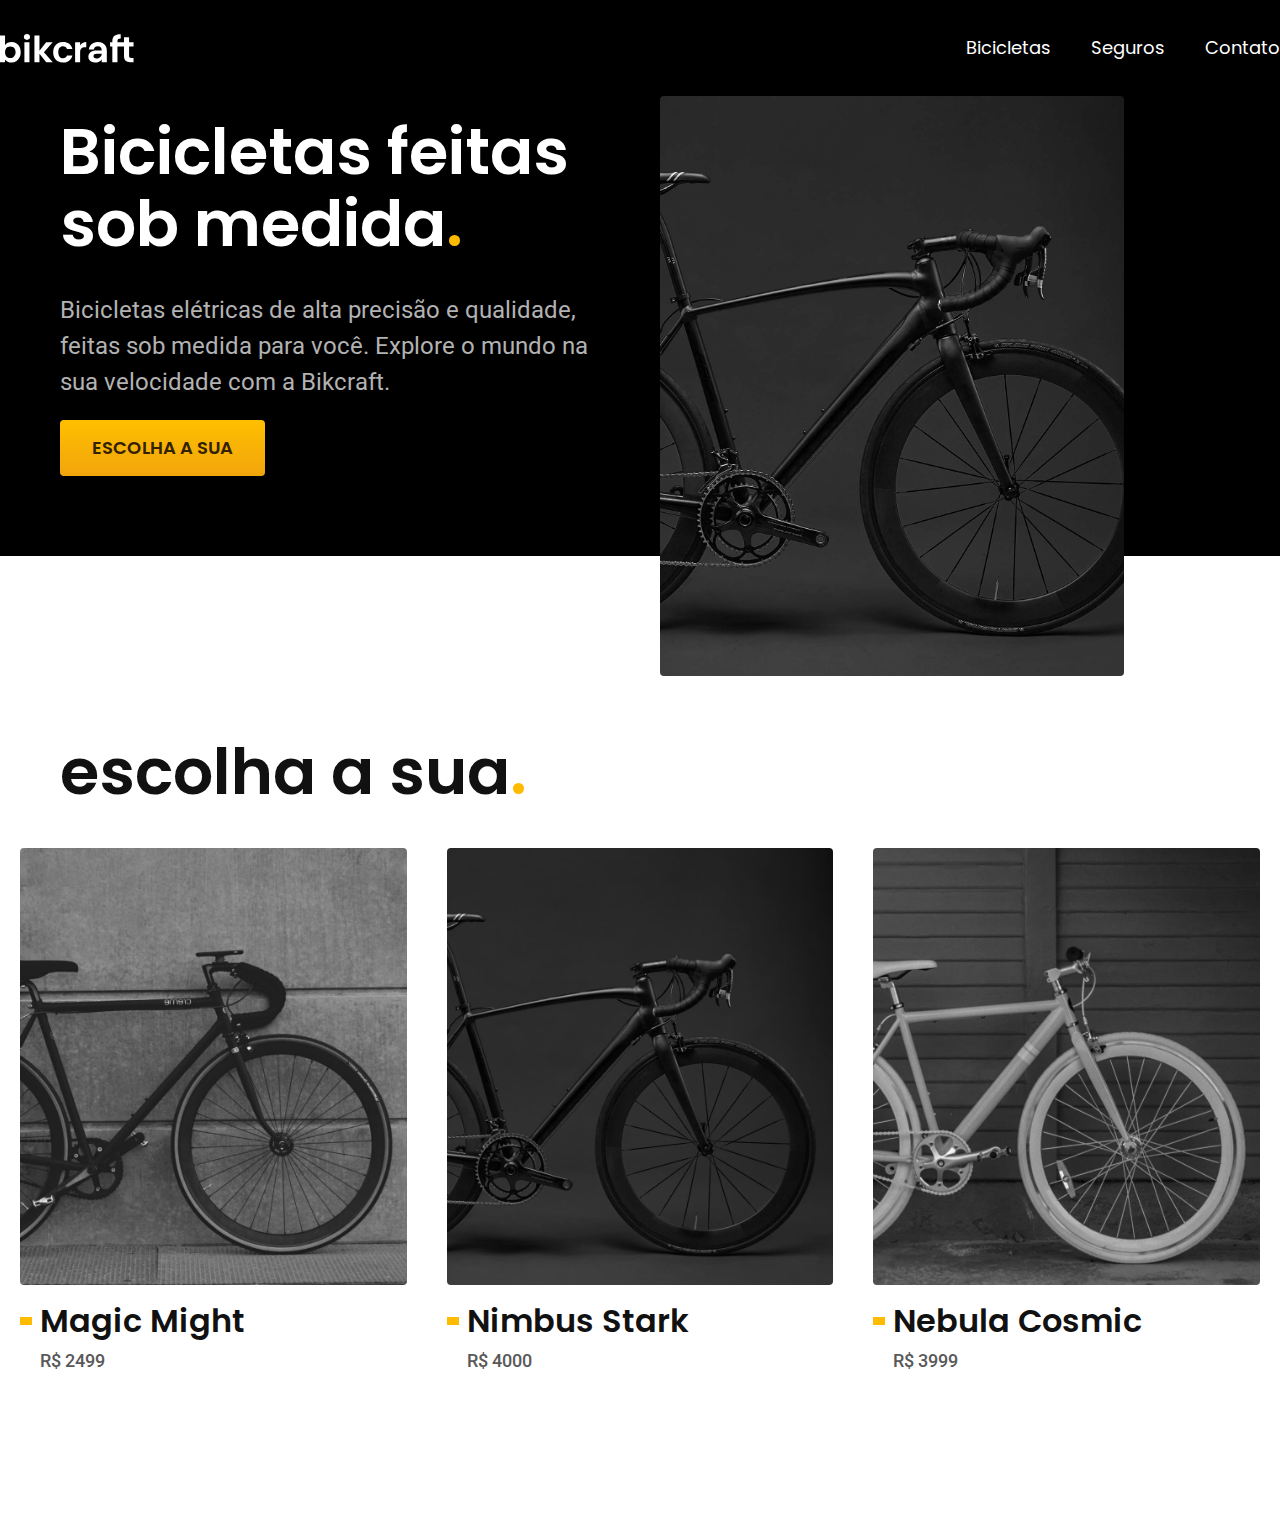
<file: index.html>
<!DOCTYPE html>
<html lang="pt-br">
<head>
  <meta charset="UTF-8">
  <meta name="viewport" content="width=device-width, initial-scale=1.0">
  <meta name="description" content="Bicicletas elétricas de alta precisão e qualidade,  feitas sob medida para o cliente. Explore o mundo na sua velocidade com a Bikcraft.">
  <title>Bikcraft - Bicicletas Elétricas</title>


  <link rel="stylesheet" href="./css/style.css">

<style>
@import url('https://fonts.googleapis.com/css2?family=DM+Sans:ital,opsz,wght@0,9..40,100..1000;1,9..40,100..1000&family=Lato:ital,wght@0,100;0,300;0,400;0,700;0,900;1,100;1,300;1,400;1,700;1,900&family=Poppins:ital,wght@0,100;0,200;0,300;0,400;0,500;0,600;0,700;0,800;0,900;1,100;1,200;1,300;1,400;1,500;1,600;1,700;1,800;1,900&display=swap');
</style>

<style>
@import url('https://fonts.googleapis.com/css2?family=Roboto:ital,wght@0,100..900;1,100..900&display=swap');
</style>
</head>


<body>
<header class="header-bg">
  <div class="header">
  <a href="./"><img src="./img/bikcraft.svg" alt="Bikcraft"></a>

  <nav aria-label="primaria">
    <ul class="header-menu font-1-m cor-0">
      <li><a href="./bicicletas.html">Bicicletas</a></li>
      <li><a href="./seguros.html">Seguros</a></li>
      <li><a href="./contato.html">Contato</a></li>
    </ul>
  </nav>
  </div>
</header>

<main class="introducao-bg">
  <div class="introducao">
    <div class="introducao-conteudo">
    <h1 class="font-1-xxl cor-0">Bicicletas feitas sob medida<span class="cor-p1">.</span></h1>
    <p class="font-2-l cor-5">Bicicletas elétricas de alta precisão e qualidade, feitas sob medida para você. Explore o mundo na sua velocidade com a Bikcraft.</p>
    <a class="botao" href="./bicicletas.html">Escolha a sua</a>
    </div>
    <div>
      <img src="./img/fotos/introducao.jpg" alt="Bicicleta eletrica preta">
    </div>
  </div>
</main>

<article class="bicicletas-lista">
<h2 class="font-1-xxl">escolha a sua<span class="cor-p1">.</span></h2>

<ul>
  <li>
    <a href="./bicicletas/magic.html">
    <img src="./img/bicicletas/magic-home.jpg" alt="Bicicleta preta">
    <h3 class="font-1-xl">Magic Might</h3>
    <span class="font-2-m cor-8">R$ 2499</span>
    </a>
  </li>

    <li>
    <a href="./bicicletas/nimbus.html">
    <img src="./img/bicicletas/nimbus-home.jpg" alt="Bicicleta preta">
    <h3 class="font-1-xl">Nimbus Stark</h3>
    <span class="font-2-m cor-8">R$ 4000</span>
    </a>
  </li>

    <li>
    <a href="./bicicletas/nebula.html">
    <img src="./img/bicicletas/nebula-home.jpg" alt="Bicicleta preta">
    <h3 class="font-1-xl">Nebula Cosmic</h3>
    <span class="font-2-m cor-8">R$ 3999</span>
    </a>
  </li>
</ul>
</article>
</body>
</html>
</file>
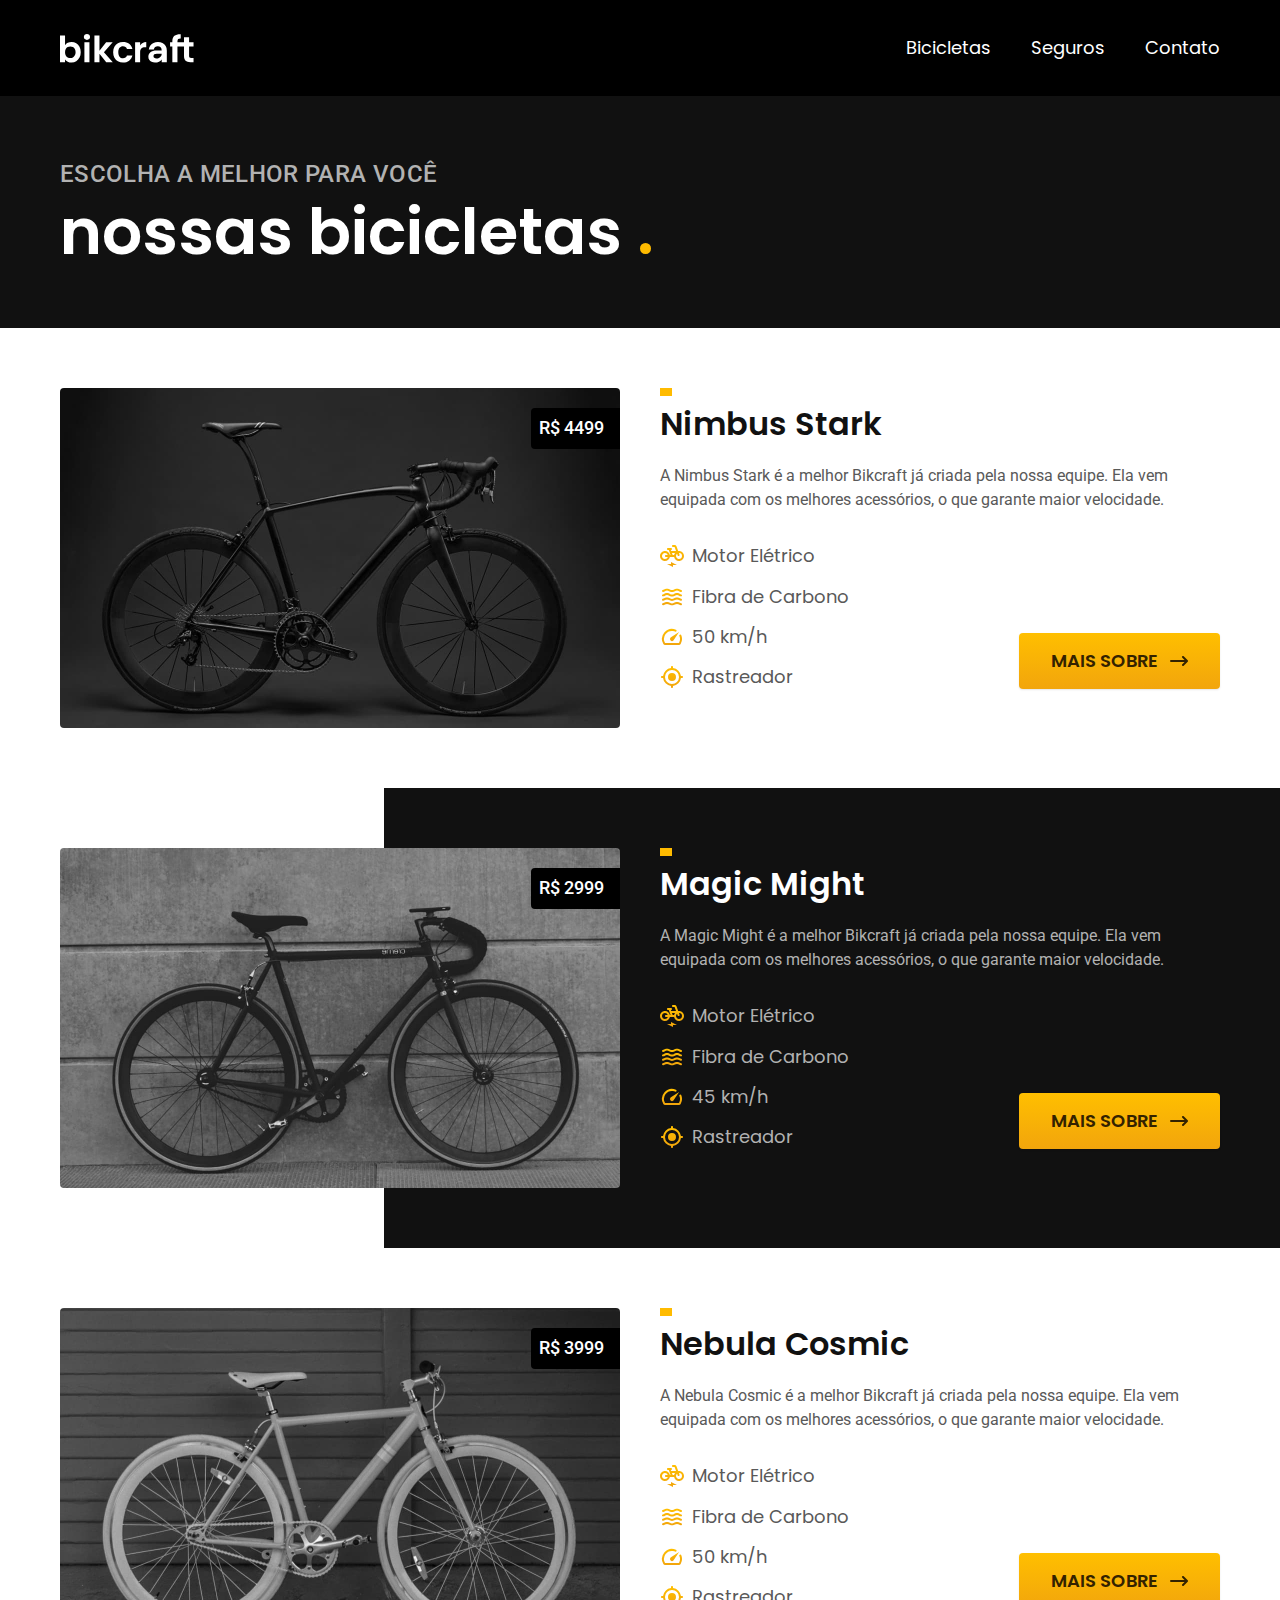
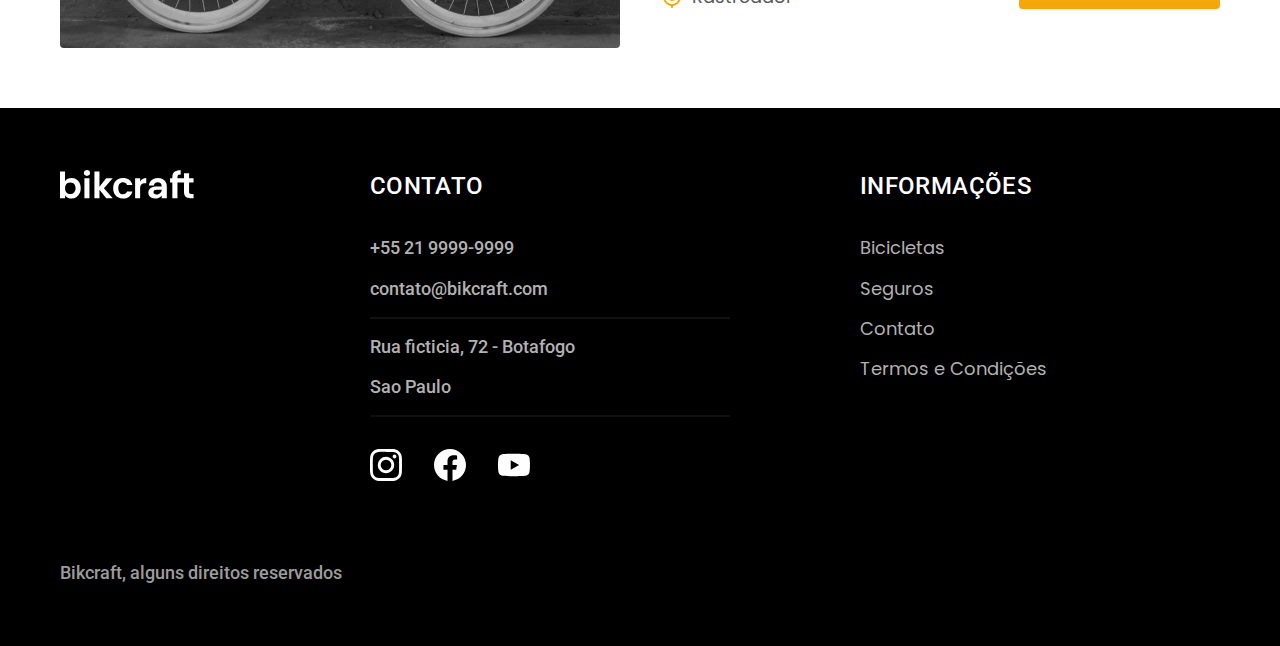
<file: bicicletas.html>
<!DOCTYPE html>
<html lang="pt-br">
<head>
  <meta charset="UTF-8">
  <meta name="viewport" content="width=device-width, initial-scale=1.0">
  <meta name="description" content="Termos e Condições">
  <title>Bicicletas | Bikcraft</title>


  <link rel="stylesheet" href="./css/style.css">

<style>
@import url('https://fonts.googleapis.com/css2?family=DM+Sans:ital,opsz,wght@0,9..40,100..1000;1,9..40,100..1000&family=Lato:ital,wght@0,100;0,300;0,400;0,700;0,900;1,100;1,300;1,400;1,700;1,900&family=Poppins:ital,wght@0,100;0,200;0,300;0,400;0,500;0,600;0,700;0,800;0,900;1,100;1,200;1,300;1,400;1,500;1,600;1,700;1,800;1,900&display=swap');
</style>

<style>
@import url('https://fonts.googleapis.com/css2?family=Roboto:ital,wght@0,100..900;1,100..900&display=swap');
</style>

<style>
@import url('https://fonts.googleapis.com/css2?family=Merriweather:ital,opsz,wght@0,18..144,300..900;1,18..144,300..900&family=Roboto:ital,wght@0,100..900;1,100..900&display=swap');
</style>
</head>


<body id="bicicletas">
<header class="header-bg">
  <div class="header container">
  <a href="./"><img src="./img/bikcraft.svg" alt="Bikcraft"></a>

  <nav aria-label="primaria">
    <ul class="header-menu font-1-m cor-0">
      <li><a href="./bicicletas.html">Bicicletas</a></li>
      <li><a href="./seguros.html">Seguros</a></li>
      <li><a href="./contato.html">Contato</a></li>
    </ul>
  </nav>
  </div>
</header>


<main>
  <div class="titulo-bg">
    <div class="titulo container">
      <p class="font-2-l-b cor-5">Escolha a melhor para você</p>
      <h1 class="font-1-xxl cor-0">nossas bicicletas <span class="cor-p1">.</span></h1>
    </div>
  </div>

    <div class="bicicletas container">
      <div class="bicicletas-imagem">
        <img src="./img/bicicletas/nimbus.jpg" alt="Bicicleta preta">
        <span class="font-2-m cor-0"> R$ 4499</span>
        </div>
        <div class="bicicletas-conteudo">
          <h2 class="font-1-xl">Nimbus Stark</h2>
          <p class="font-2-s cor-8">A Nimbus Stark é a melhor Bikcraft já criada pela nossa equipe. Ela vem equipada com os melhores acessórios, o que garante maior velocidade.</p>
          <ul class="font-1-m cor-8">
            <li><img src="./img/icones/eletrica.svg" alt=""> Motor Elétrico</li>
            <li><img src="./img/icones/carbono.svg" alt=""> Fibra de Carbono</li>
            <li><img src="./img/icones/velocidade.svg" alt=""> 50 km/h</li>
            <li><img src="./img/icones/rastreador.svg" alt=""> Rastreador</li>
          </ul>
          <a class="botao seta" href="./bicicletas/nimbus.html">Mais Sobre</a>
        </div>
    </div>

<div class="bicicletas-bg">
    <div class="bicicletas container">
      <div class="bicicletas-imagem">
        <img src="./img/bicicletas/magic.jpg" alt="Bicicleta preta">
        <span class="font-2-m cor-0"> R$ 2999</span>
        </div>
        <div class="bicicletas-conteudo">
          <h2 class="font-1-xl cor-0">Magic Might</h2>
          <p class="font-2-s cor-5">A Magic Might é a melhor Bikcraft já criada pela nossa equipe. Ela vem equipada com os melhores acessórios, o que garante maior velocidade.</p>
          <ul class="font-1-m cor-5">
            <li><img src="./img/icones/eletrica.svg" alt=""> Motor Elétrico</li>
            <li><img src="./img/icones/carbono.svg" alt=""> Fibra de Carbono</li>
            <li><img src="./img/icones/velocidade.svg" alt=""> 45 km/h</li>
            <li><img src="./img/icones/rastreador.svg" alt=""> Rastreador</li>
          </ul>
          <a class="botao seta" href="./bicicletas/magic.html">Mais Sobre</a>
        </div>
    </div>
  </div>

  <div class="bicicletas container">
      <div class="bicicletas-imagem">
        <img src="./img/bicicletas/nebula.jpg" alt="Bicicleta preta">
        <span class="font-2-m cor-0"> R$ 3999</span>
        </div>
        <div class="bicicletas-conteudo">
          <h2 class="font-1-xl">Nebula Cosmic</h2>
          <p class="font-2-s cor-8">A Nebula Cosmic é a melhor Bikcraft já criada pela nossa equipe. Ela vem equipada com os melhores acessórios, o que garante maior velocidade.</p>
          <ul class="font-1-m cor-8">
            <li><img src="./img/icones/eletrica.svg" alt=""> Motor Elétrico</li>
            <li><img src="./img/icones/carbono.svg" alt=""> Fibra de Carbono</li>
            <li><img src="./img/icones/velocidade.svg" alt=""> 50 km/h</li>
            <li><img src="./img/icones/rastreador.svg" alt=""> Rastreador</li>
          </ul>
          <a class="botao seta" href="./bicicletas/nebula.html">Mais Sobre</a>
        </div>
    </div>

</main>

<footer class="footer-bg">
  <div class="footer container">
    <img src="./img/bikcraft.svg" alt="Bikcraft">
    <div class="footer-contato">
      <h3 class="font-2-l-b cor-0">Contato</h3>
      <ul class="font-2-m cor-5">
        <li><a href="tel:+55219999999">+55 21 9999-9999</a></li>
        <li><a href="mailto:contato@bikcraft.com">contato@bikcraft.com</a></li>
        <li>Rua ficticia, 72 - Botafogo</li>
        <li>Sao Paulo</li>
      </ul>
      <div class="footer-redes">
        <a href="./">
          <img src="./img/redes/instagram.svg" alt="Instagram">
        </a>
        <a href="./">
          <img src="./img/redes/facebook.svg" alt="Facebook">
        </a>
        <a href="./">
          <img src="./img/redes/youtube.svg" alt="Youtube">
        </a>
      </div>
    </div>
    <div class="footer-informacoes">
      <h3 class="font-2-l-b cor-0">Informações</h3>
      <nav>
        <ul class="font-1-m cor-5">
      <li><a href="./bicicletas.html">Bicicletas</a></li>
      <li><a href="./seguros.html">Seguros</a></li>
      <li><a href="./contato.html">Contato</a></li>
      <li><a href="./termos.html">Termos e Condições</a></li>
        </ul>
      </nav>
    </div>
    <p class="footer-copy font-2-m cor-6">Bikcraft, alguns direitos reservados</p>
  </div>
</footer>
</file>
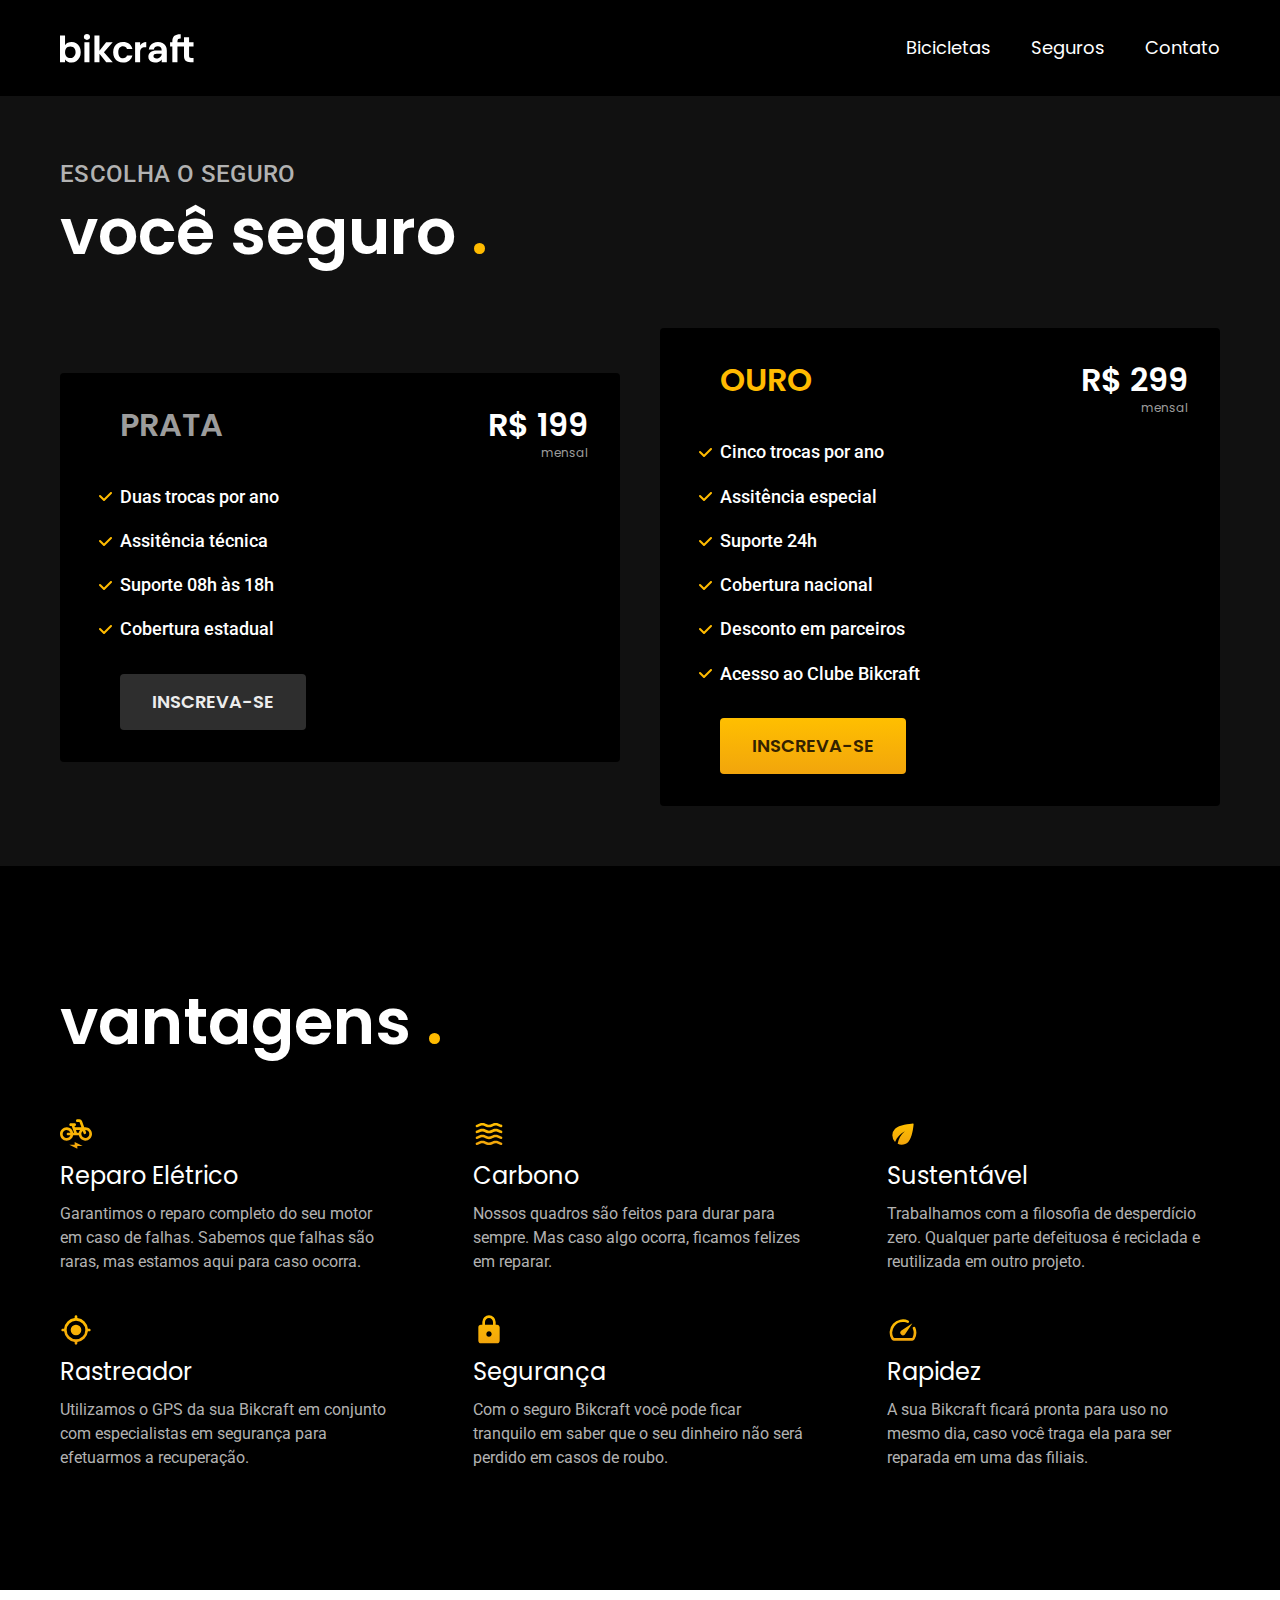
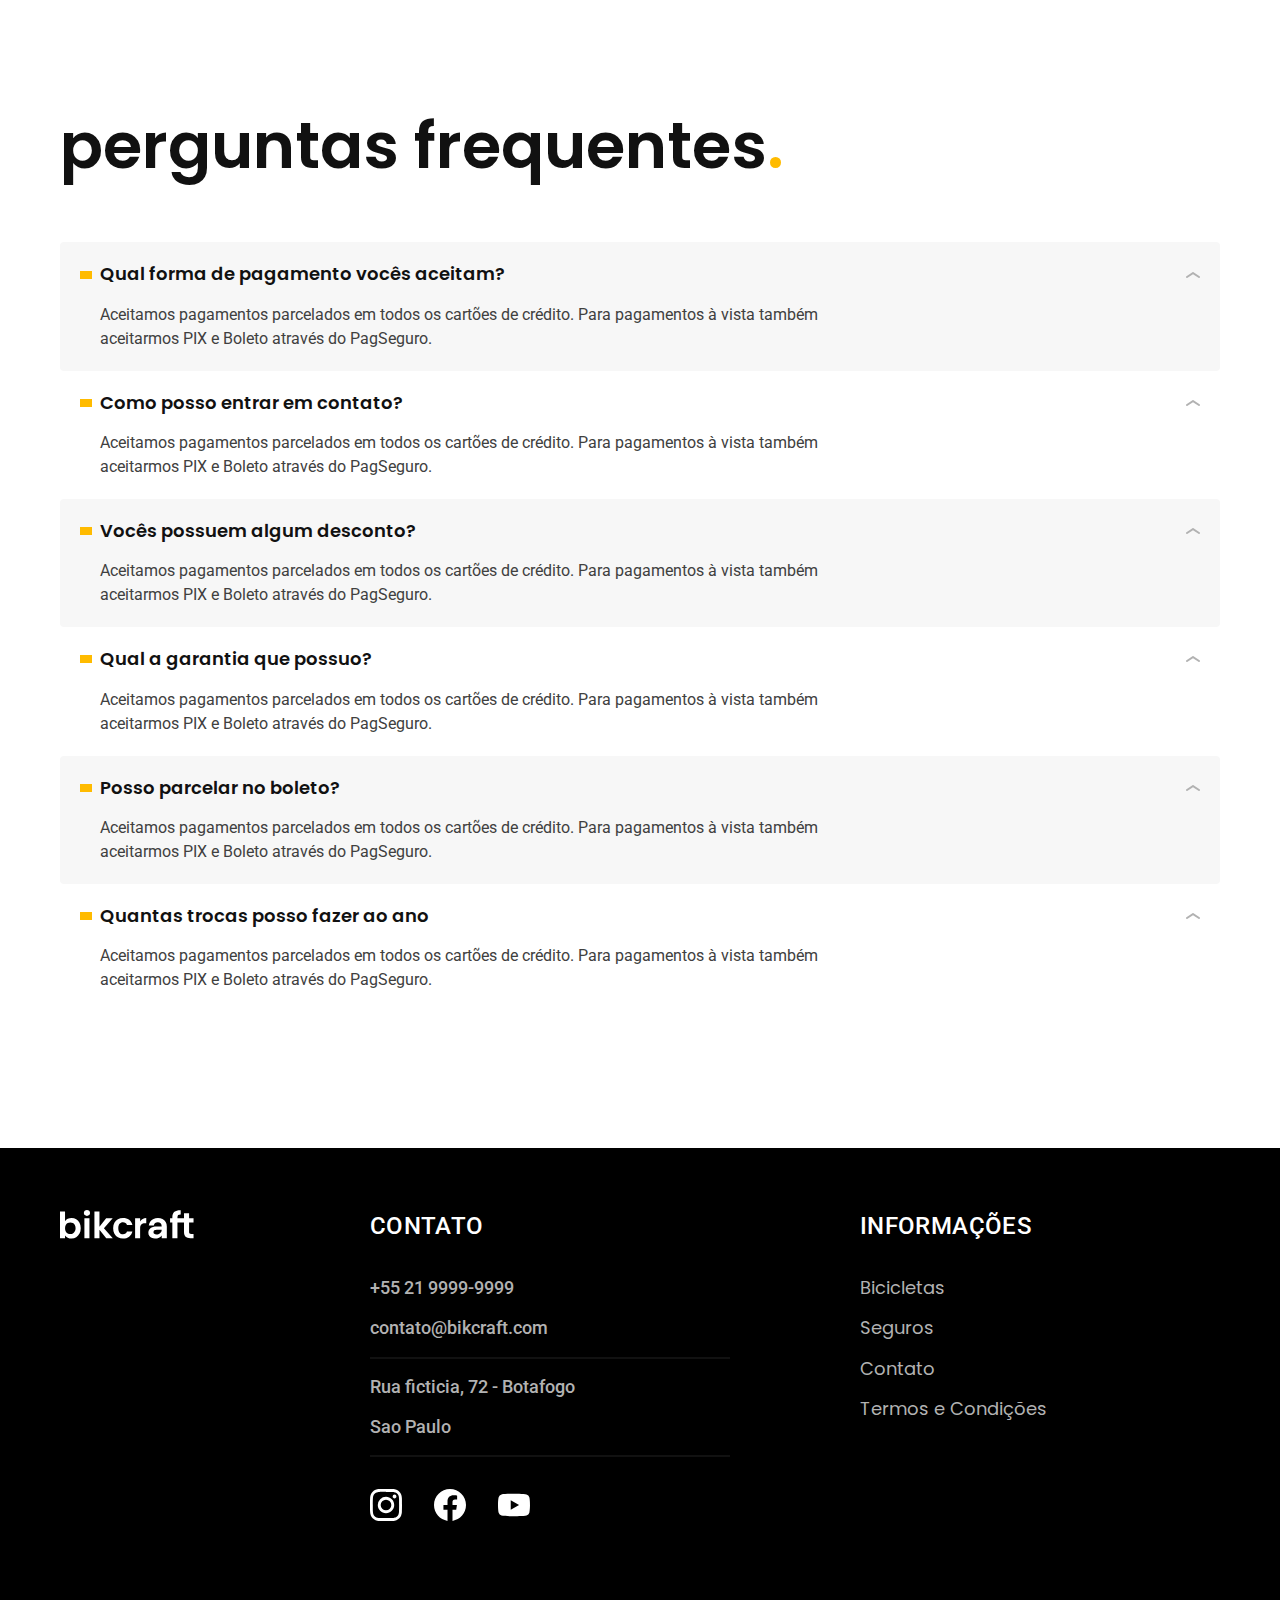
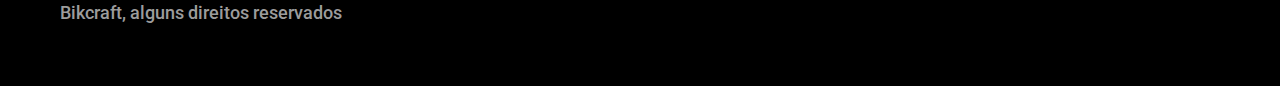
<file: seguros.html>
<!DOCTYPE html>
<html lang="pt-br">

<head>
  <meta charset="UTF-8">
  <meta name="viewport" content="width=device-width, initial-scale=1.0">
  <meta name="description" content="Termos e Condições">
  <title>Seguros | Bikcraft</title>


  <link rel="stylesheet" href="./css/style.css">

  <style>
    @import url('https://fonts.googleapis.com/css2?family=DM+Sans:ital,opsz,wght@0,9..40,100..1000;1,9..40,100..1000&family=Lato:ital,wght@0,100;0,300;0,400;0,700;0,900;1,100;1,300;1,400;1,700;1,900&family=Poppins:ital,wght@0,100;0,200;0,300;0,400;0,500;0,600;0,700;0,800;0,900;1,100;1,200;1,300;1,400;1,500;1,600;1,700;1,800;1,900&display=swap');
  </style>

  <style>
    @import url('https://fonts.googleapis.com/css2?family=Roboto:ital,wght@0,100..900;1,100..900&display=swap');
  </style>

  <style>
    @import url('https://fonts.googleapis.com/css2?family=Merriweather:ital,opsz,wght@0,18..144,300..900;1,18..144,300..900&family=Roboto:ital,wght@0,100..900;1,100..900&display=swap');
  </style>
</head>


<body id="seguros">
  <header class="header-bg">
    <div class="header container">
      <a href="./"><img src="./img/bikcraft.svg" alt="Bikcraft"></a>

      <nav aria-label="primaria">
        <ul class="header-menu font-1-m cor-0">
          <li><a href="./bicicletas.html">Bicicletas</a></li>
          <li><a href="./seguros.html">Seguros</a></li>
          <li><a href="./contato.html">Contato</a></li>
        </ul>
      </nav>
    </div>
  </header>


  <main class="seguros-bg">
    <div class="titulo-bg">
      <div class="titulo container">
        <p class="font-2-l-b cor-5">Escolha o seguro</p>
        <h1 class="font-1-xxl cor-0">você seguro <span class="cor-p1">.</span></h1>
      </div>
    </div>

    <div class="seguros container">
      <div class="seguros-item">
        <h3 class="font-1-xl cor-6">PRATA</h3>
        <span class="font-1-xl cor-0">R$ 199 <span class="font-1-xs cor-6">mensal</span></span>
        <ul class="font-2-m cor-0">
          <li>Duas trocas por ano</li>
          <li>Assitência técnica</li>
          <li>Suporte 08h às 18h</li>
          <li>Cobertura estadual</li>
        </ul>
        <a class="botao secundario" href="./orcamento.html">Inscreva-se</a>
      </div>

      <div class="seguros-item">
        <h3 class="font-1-xl cor-p1">OURO</h3>
        <span class="font-1-xl cor-0">R$ 299 <span class="font-1-xs cor-6">mensal</span></span>
        <ul class="font-2-m cor-0">
          <li>Cinco trocas por ano</li>
          <li>Assitência especial</li>
          <li>Suporte 24h</li>
          <li>Cobertura nacional</li>
          <li>Desconto em parceiros</li>
          <li>Acesso ao Clube Bikcraft</li>
        </ul>
        <a class="botao" href="./orcamento.html">Inscreva-se</a>
      </div>
    </div>
  </main>

  <article class="vantagens-bg">
    <div class="vantagens container">
      <h2 class="font-1-xxl cor-0">vantagens <span class="cor-p1">.</span></h2>
      <ul>
        <li>
          <img src="./img/icones/eletrica.svg" alt="">
          <h3 class="font-1-l cor-0">Reparo Elétrico</h3>
          <p class="font-2-s cor-5">Garantimos o reparo completo do seu motor em caso de falhas. Sabemos que falhas são raras, mas estamos aqui para caso ocorra.</p>
        </li>
        <li>
          <img src="./img/icones/carbono.svg" alt="">
          <h3 class="font-1-l cor-0">Carbono</h3>
          <p class="font-2-s cor-5">Nossos quadros são feitos para durar para sempre. Mas caso algo ocorra, ficamos felizes em reparar.</p>
        </li>
        <li>
          <img src="./img/icones/sustentavel.svg" alt="">
          <h3 class="font-1-l cor-0">Sustentável</h3>
          <p class="font-2-s cor-5">Trabalhamos com a filosofia de desperdício zero. Qualquer parte defeituosa é reciclada e reutilizada em outro projeto.</p>
        </li>
        <li>
          <img src="./img/icones/rastreador.svg" alt="">
          <h3 class="font-1-l cor-0">Rastreador</h3>
          <p class="font-2-s cor-5">Utilizamos o GPS da sua Bikcraft em conjunto com especialistas em segurança para efetuarmos a recuperação.</p>
        </li>
        <li>
          <img src="./img/icones/seguro.svg" alt="">
          <h3 class="font-1-l cor-0">Segurança</h3>
          <p class="font-2-s cor-5">Com o seguro Bikcraft você pode ficar tranquilo em saber que o seu dinheiro não será perdido em casos de roubo.</p>
        </li>
        <li>
          <img src="./img/icones/velocidade.svg" alt="">
          <h3 class="font-1-l cor-0">Rapidez</h3>
          <p class="font-2-s cor-5">A sua Bikcraft ficará pronta para uso no mesmo dia, caso você traga ela para ser reparada em uma das filiais.</p>
        </li>
      </ul>
    </div>
  </article>

  <article class="perguntas container">
    <h2 class="font-1-xxl">perguntas frequentes<span class="cor-p1">.</span></h2>

<dl>
  <div>
    <dt class="font-1-m-b">Qual forma de pagamento vocês aceitam?</dt>
    <dd class="font-2-s cor-9">Aceitamos pagamentos parcelados em todos os cartões de crédito. Para pagamentos à vista também aceitarmos PIX e Boleto através do PagSeguro.</dd>
  </div>

  <div>
    <dt class="font-1-m-b">Como posso entrar em contato?</dt>
    <dd class="font-2-s cor-9">Aceitamos pagamentos parcelados em todos os cartões de crédito. Para pagamentos à vista também aceitarmos PIX e Boleto através do PagSeguro.</dd>
  </div>

  <div>
    <dt class="font-1-m-b">Vocês possuem algum desconto?</dt>
    <dd class="font-2-s cor-9">Aceitamos pagamentos parcelados em todos os cartões de crédito. Para pagamentos à vista também aceitarmos PIX e Boleto através do PagSeguro.</dd>
  </div>

  <div>
    <dt class="font-1-m-b">Qual a garantia que possuo?</dt>
    <dd class="font-2-s cor-9">Aceitamos pagamentos parcelados em todos os cartões de crédito. Para pagamentos à vista também aceitarmos PIX e Boleto através do PagSeguro.</dd>
  </div>

  <div>
    <dt class="font-1-m-b">Posso parcelar no boleto?</dt>
    <dd class="font-2-s cor-9">Aceitamos pagamentos parcelados em todos os cartões de crédito. Para pagamentos à vista também aceitarmos PIX e Boleto através do PagSeguro.</dd>
  </div>

  <div>
    <dt class="font-1-m-b">Quantas trocas posso fazer ao ano </dt>
    <dd class="font-2-s cor-9">Aceitamos pagamentos parcelados em todos os cartões de crédito. Para pagamentos à vista também aceitarmos PIX e Boleto através do PagSeguro.</dd>
  </div>
    </dl>
  </article>

  <footer class="footer-bg">
    <div class="footer container">
      <img src="./img/bikcraft.svg" alt="Bikcraft">
      <div class="footer-contato">
        <h3 class="font-2-l-b cor-0">Contato</h3>
        <ul class="font-2-m cor-5">
          <li><a href="tel:+55219999999">+55 21 9999-9999</a></li>
          <li><a href="mailto:contato@bikcraft.com">contato@bikcraft.com</a></li>
          <li>Rua ficticia, 72 - Botafogo</li>
          <li>Sao Paulo</li>
        </ul>
        <div class="footer-redes">
          <a href="./">
            <img src="./img/redes/instagram.svg" alt="Instagram">
          </a>
          <a href="./">
            <img src="./img/redes/facebook.svg" alt="Facebook">
          </a>
          <a href="./">
            <img src="./img/redes/youtube.svg" alt="Youtube">
          </a>
        </div>
      </div>
      <div class="footer-informacoes">
        <h3 class="font-2-l-b cor-0">Informações</h3>
        <nav>
          <ul class="font-1-m cor-5">
            <li><a href="./bicicletas.html">Bicicletas</a></li>
            <li><a href="./seguros.html">Seguros</a></li>
            <li><a href="./contato.html">Contato</a></li>
            <li><a href="./termos.html">Termos e Condições</a></li>
          </ul>
        </nav>
      </div>
      <p class="footer-copy font-2-m cor-6">Bikcraft, alguns direitos reservados</p>
    </div>
  </footer>
</file>
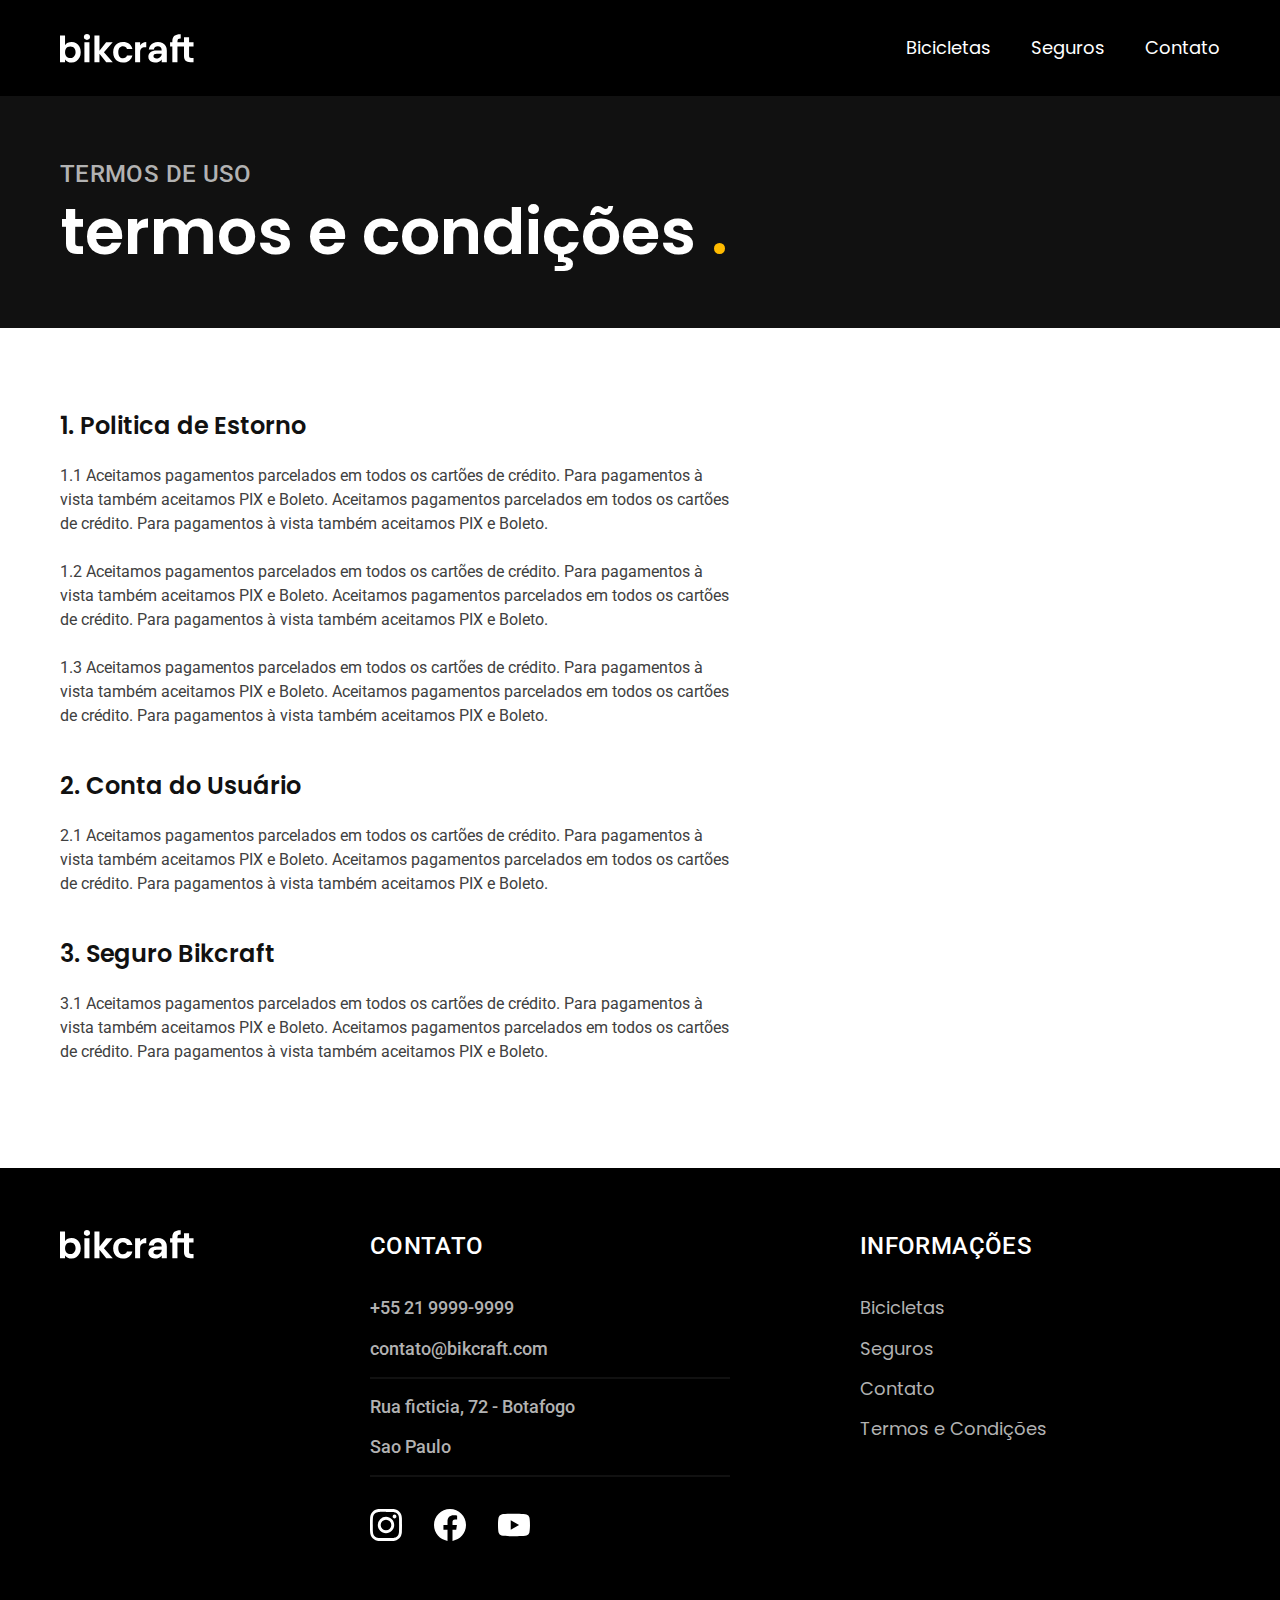
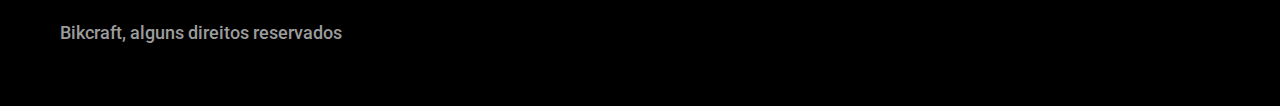
<file: termos.html>
<!DOCTYPE html>
<html lang="pt-br">
<head>
  <meta charset="UTF-8">
  <meta name="viewport" content="width=device-width, initial-scale=1.0">
  <meta name="description" content="Termos e Condições">
  <title>Termos e Condições | Bikcraft</title>


  <link rel="stylesheet" href="./css/style.css">

<style>
@import url('https://fonts.googleapis.com/css2?family=DM+Sans:ital,opsz,wght@0,9..40,100..1000;1,9..40,100..1000&family=Lato:ital,wght@0,100;0,300;0,400;0,700;0,900;1,100;1,300;1,400;1,700;1,900&family=Poppins:ital,wght@0,100;0,200;0,300;0,400;0,500;0,600;0,700;0,800;0,900;1,100;1,200;1,300;1,400;1,500;1,600;1,700;1,800;1,900&display=swap');
</style>

<style>
@import url('https://fonts.googleapis.com/css2?family=Roboto:ital,wght@0,100..900;1,100..900&display=swap');
</style>

<style>
@import url('https://fonts.googleapis.com/css2?family=Merriweather:ital,opsz,wght@0,18..144,300..900;1,18..144,300..900&family=Roboto:ital,wght@0,100..900;1,100..900&display=swap');
</style>
</head>


<body>
<header class="header-bg">
  <div class="header container">
  <a href="./"><img src="./img/bikcraft.svg" alt="Bikcraft"></a>

  <nav aria-label="primaria">
    <ul class="header-menu font-1-m cor-0">
      <li><a href="./bicicletas.html">Bicicletas</a></li>
      <li><a href="./seguros.html">Seguros</a></li>
      <li><a href="./contato.html">Contato</a></li>
    </ul>
  </nav>
  </div>
</header>


<main>
  <div class="titulo-bg">
    <div class="titulo container">
      <p class="font-2-l-b cor-5">Termos de uso</p>
      <h1 class="font-1-xxl cor-0">termos e condições <span class="cor-p1">.</span></h1>
    </div>
  </div>

  <div class="termos font-2-s cor-10 container">
    <h2 class="font-1-l cor-11">1. Politica de Estorno</h2>
    <p>1.1 Aceitamos pagamentos parcelados em todos os cartões de crédito. Para pagamentos à vista também aceitamos PIX e Boleto. Aceitamos pagamentos parcelados em todos os cartões de crédito. Para pagamentos à vista também aceitamos PIX e Boleto.</p>
    <p>1.2 Aceitamos pagamentos parcelados em todos os cartões de crédito. Para pagamentos à vista também aceitamos PIX e Boleto. Aceitamos pagamentos parcelados em todos os cartões de crédito. Para pagamentos à vista também aceitamos PIX e Boleto.</p>
    <p>1.3 Aceitamos pagamentos parcelados em todos os cartões de crédito. Para pagamentos à vista também aceitamos PIX e Boleto. Aceitamos pagamentos parcelados em todos os cartões de crédito. Para pagamentos à vista também aceitamos PIX e Boleto.</p>
    <h2 class="font-1-l cor-11">2. Conta do Usuário</h2>
    <p>2.1 Aceitamos pagamentos parcelados em todos os cartões de crédito. Para pagamentos à vista também aceitamos PIX e Boleto. Aceitamos pagamentos parcelados em todos os cartões de crédito. Para pagamentos à vista também aceitamos PIX e Boleto.</p>
    <h2 class="font-1-l cor-11">3. Seguro Bikcraft</h2>
    <p>3.1 Aceitamos pagamentos parcelados em todos os cartões de crédito. Para pagamentos à vista também aceitamos PIX e Boleto. Aceitamos pagamentos parcelados em todos os cartões de crédito. Para pagamentos à vista também aceitamos PIX e Boleto.</p>
  </div>
</main>



<footer class="footer-bg">
  <div class="footer container">
    <img src="./img/bikcraft.svg" alt="Bikcraft">
    <div class="footer-contato">
      <h3 class="font-2-l-b cor-0">Contato</h3>
      <ul class="font-2-m cor-5">
        <li><a href="tel:+55219999999">+55 21 9999-9999</a></li>
        <li><a href="mailto:contato@bikcraft.com">contato@bikcraft.com</a></li>
        <li>Rua ficticia, 72 - Botafogo</li>
        <li>Sao Paulo</li>
      </ul>
      <div class="footer-redes">
        <a href="./">
          <img src="./img/redes/instagram.svg" alt="Instagram">
        </a>
        <a href="./">
          <img src="./img/redes/facebook.svg" alt="Facebook">
        </a>
        <a href="./">
          <img src="./img/redes/youtube.svg" alt="Youtube">
        </a>
      </div>
    </div>
    <div class="footer-informacoes">
      <h3 class="font-2-l-b cor-0">Informações</h3>
      <nav>
        <ul class="font-1-m cor-5">
      <li><a href="./bicicletas.html">Bicicletas</a></li>
      <li><a href="./seguros.html">Seguros</a></li>
      <li><a href="./contato.html">Contato</a></li>
      <li><a href="./termos.html">Termos e Condições</a></li>
        </ul>
      </nav>
    </div>
    <p class="footer-copy font-2-m cor-6">Bikcraft, alguns direitos reservados</p>
  </div>
</footer>
</file>
<file: css/style.css>
@import "./global/global.css";
@import "./utilidades/tipografia.css";
@import "./utilidades/cores.css";

@import "./global/header.css";
@import "./global/footer.css";

/* Utilidades */
@import "./utilidades/componentes.css";

/* Home */
@import "./home/introducao.css";
@import "./home/tecnologia.css";
@import "./home/parceiros.css";
@import "./home/depoimento.css";

/* Bicicletas */
@import "./bicicletas/bicicletas-lista.css";
@import "./bicicletas/bicicletas.css";

/* Seguros */
@import "./seguros/seguros.css";
@import "./seguros/vantagens.css";
@import "./seguros/perguntas.css";

/* Termos */
@import "./termos/termos.css";
</file>
